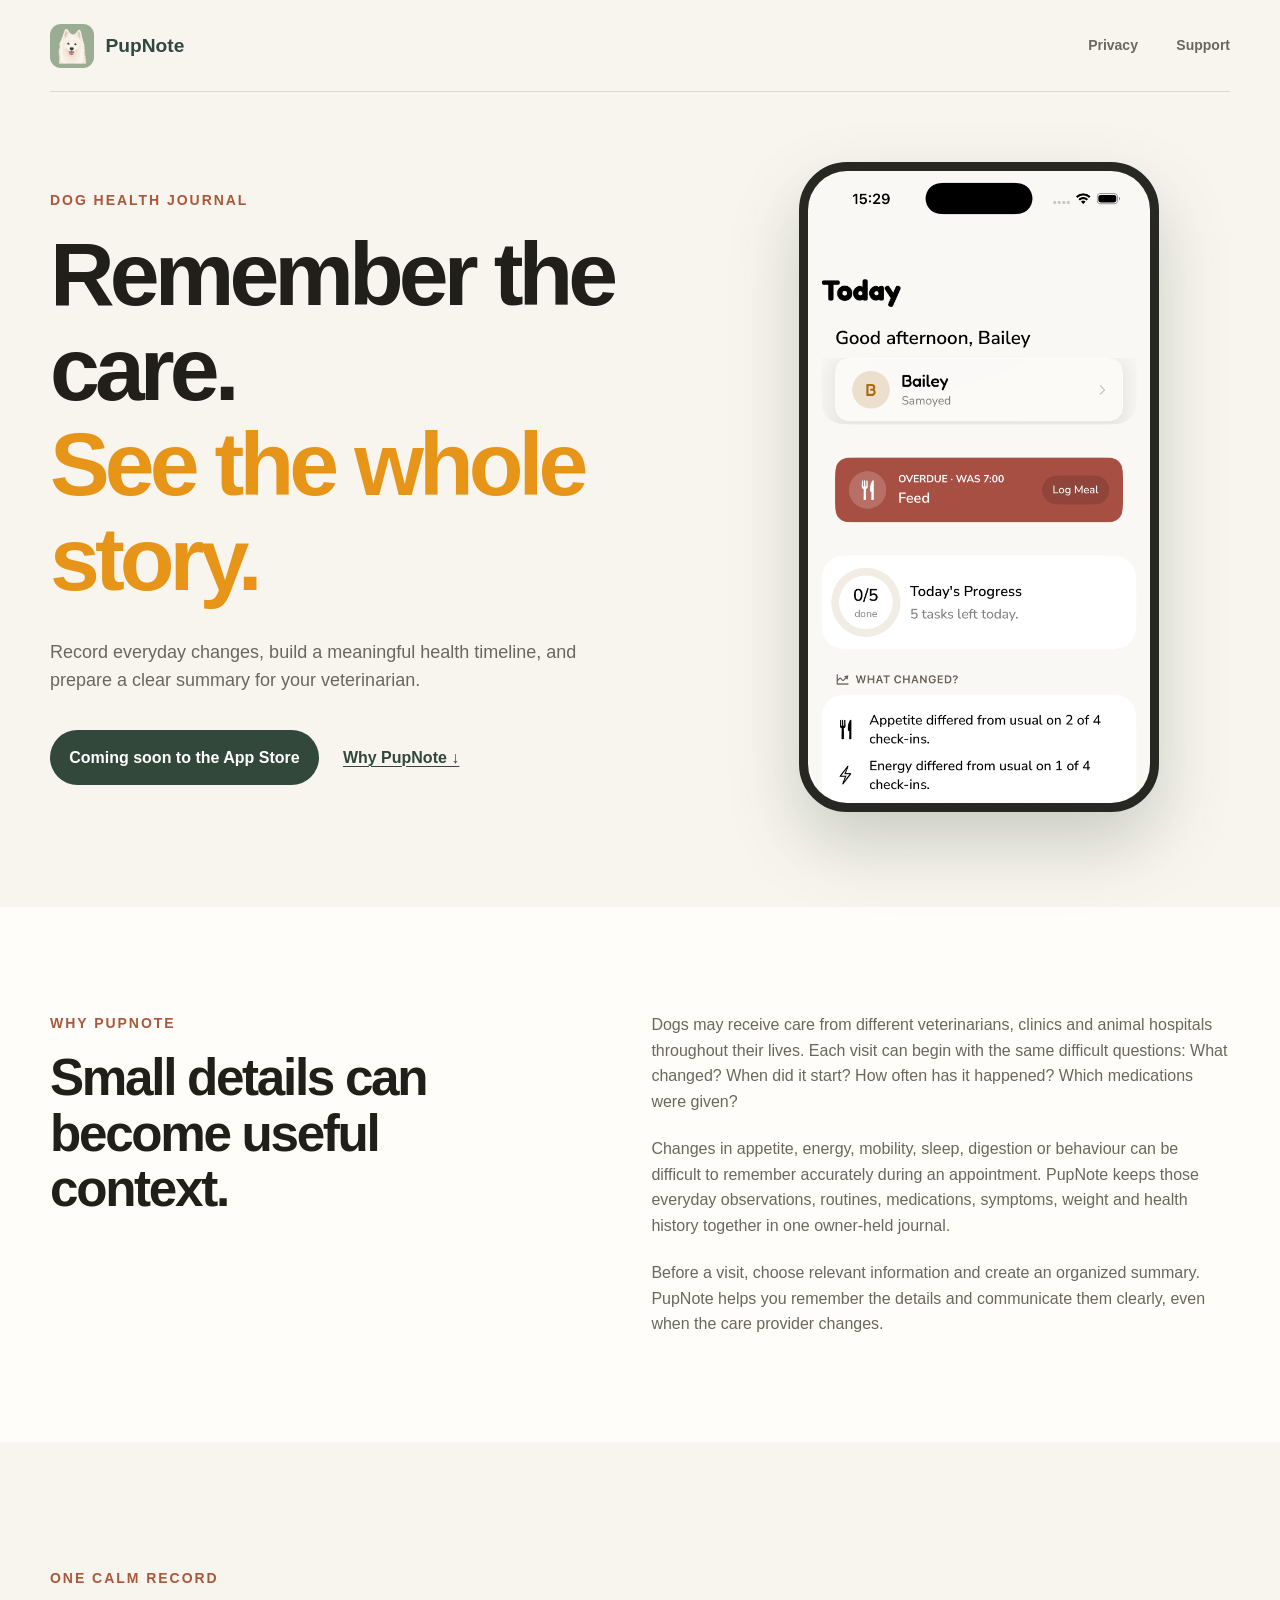
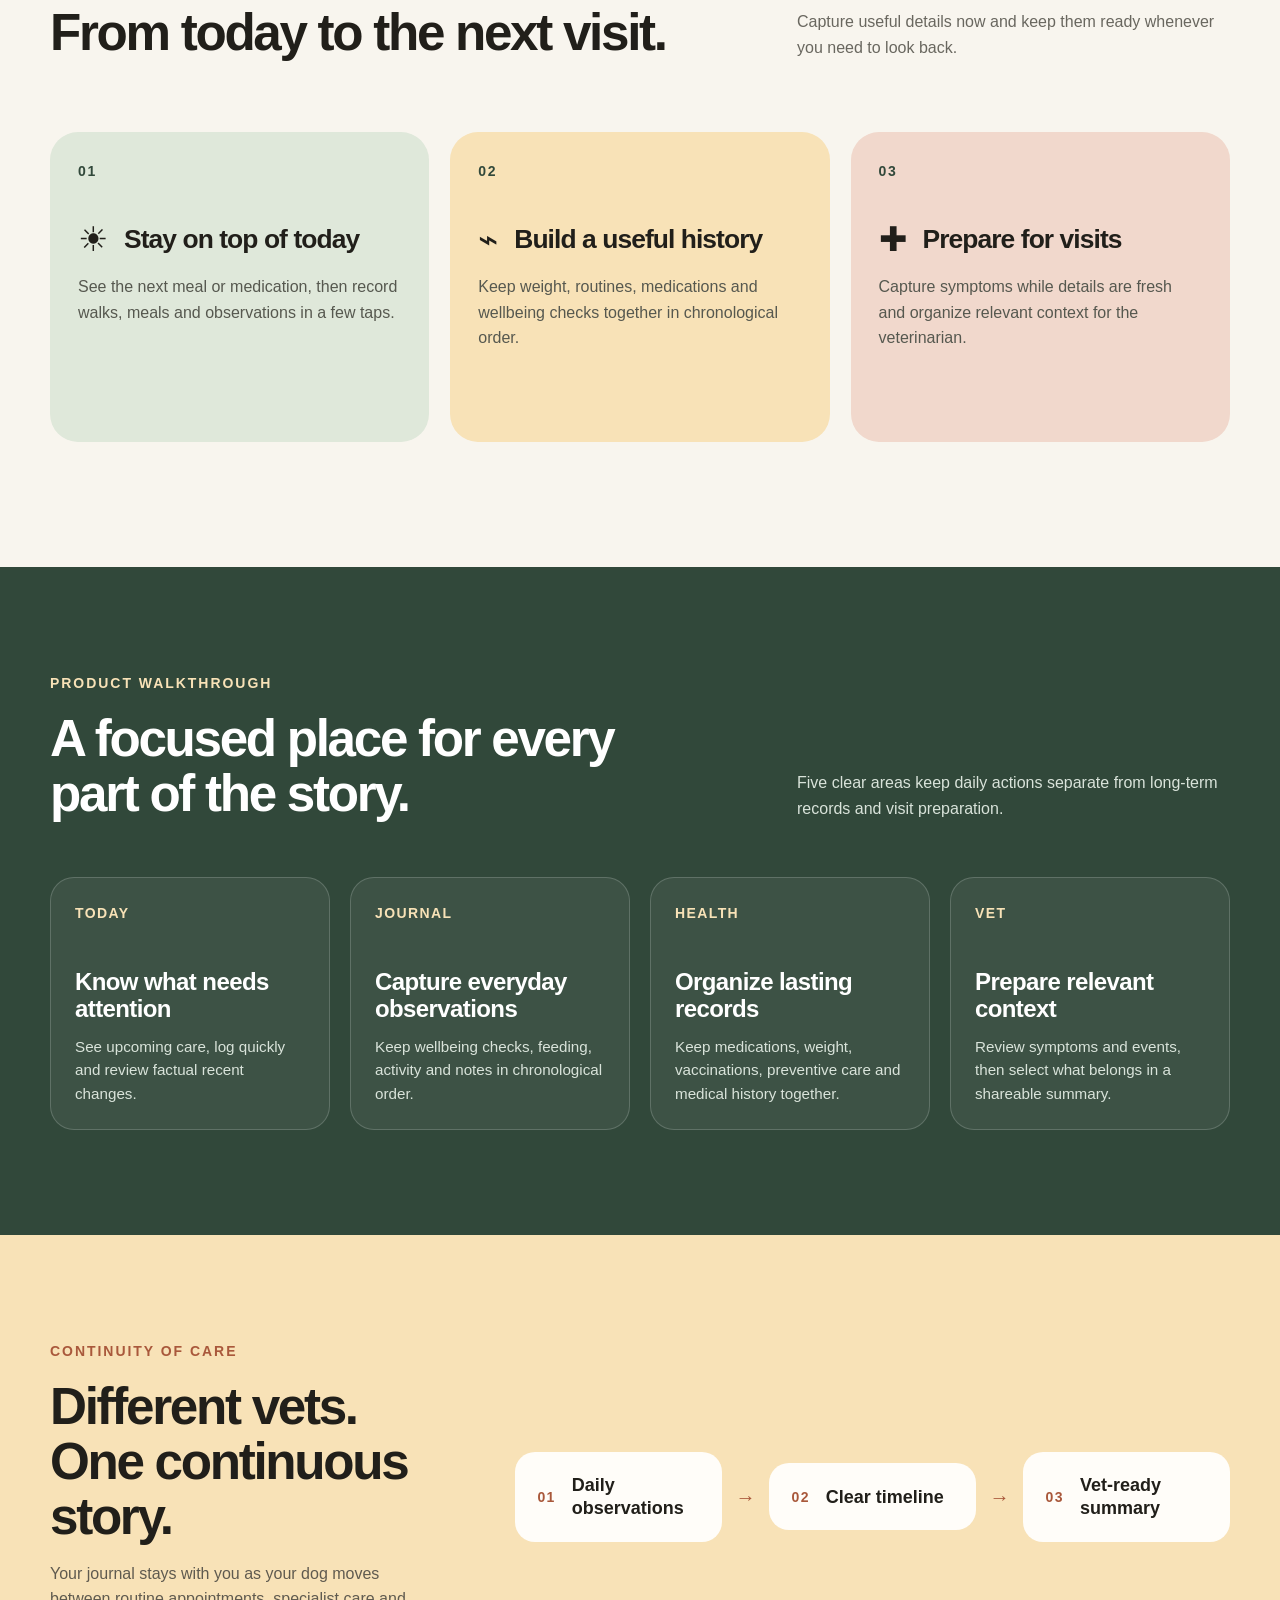
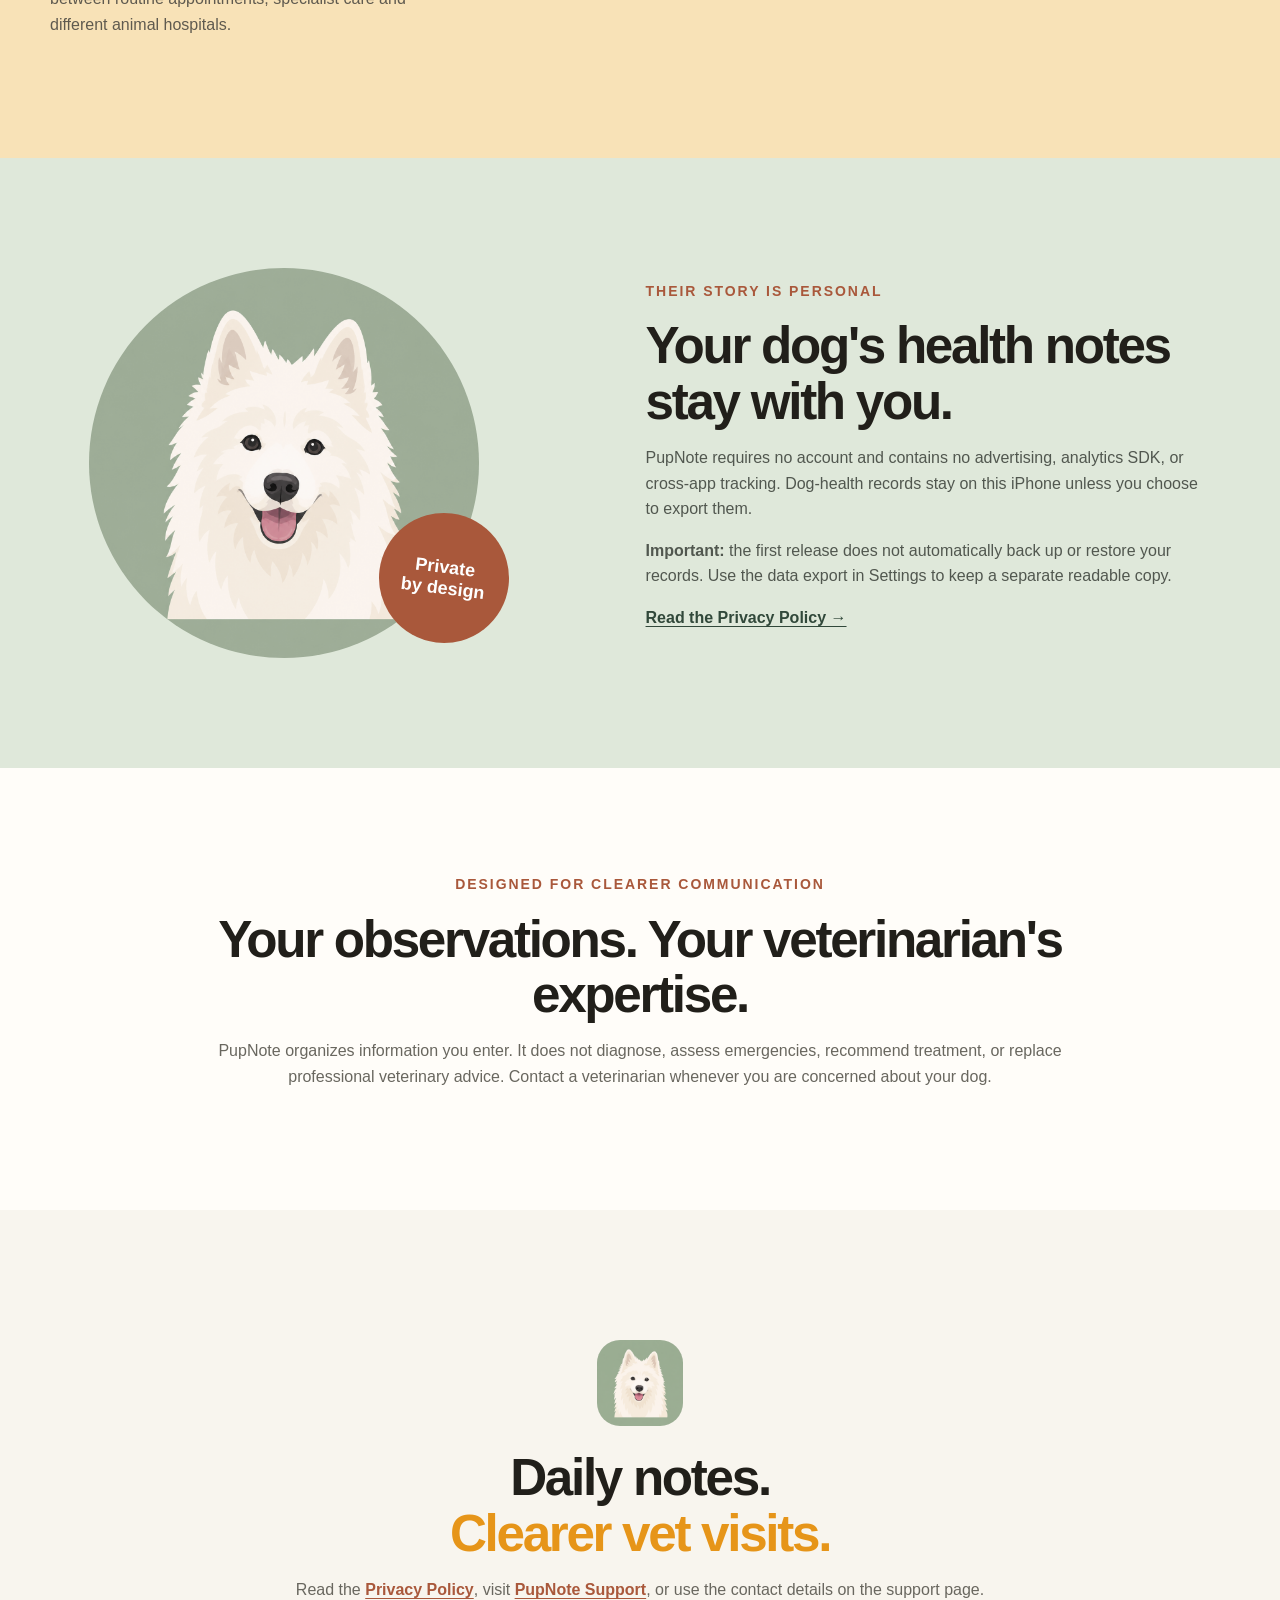
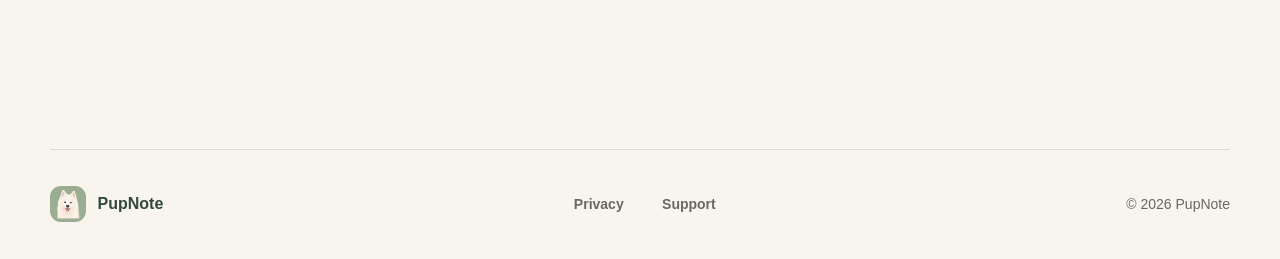
<file: index.html>
<!doctype html>
<html lang="en">
<head>
  <meta charset="utf-8">
  <meta name="viewport" content="width=device-width, initial-scale=1">
  <meta name="theme-color" content="#f8f5ef">
  <meta name="description" content="PupNote is a calm, private dog health journal for daily notes and clearer veterinary visits.">
  <title>PupNote — Dog Health Journal</title>
  <link rel="icon" href="assets/pupnote-icon.png" type="image/png">
  <link rel="stylesheet" href="assets/styles.css">
</head>
<body>
  <a class="skip-link" href="#main">Skip to content</a>
  <header class="site-header">
    <a class="brand" href="./" aria-current="page"><img src="assets/pupnote-icon.png" alt="" width="44" height="44"><span>PupNote</span></a>
    <nav aria-label="Primary navigation"><a href="privacy/">Privacy</a><a href="support/">Support</a></nav>
  </header>
  <main id="main">
    <!-- 1. Hero -->
    <section class="hero" aria-labelledby="hero-title">
      <div class="hero-copy">
        <p class="eyebrow">Dog health journal</p>
        <h1 id="hero-title">Remember the care.<br><em>See the whole story.</em></h1>
        <p class="lede">Record everyday changes, build a meaningful health timeline, and prepare a clear summary for your veterinarian.</p>
        <div class="actions">
          <span class="button">Coming soon to the App Store</span>
          <a class="text-link" href="#why">Why PupNote ↓</a>
        </div>
      </div>
      <figure class="device-shot hero-device">
        <img src="assets/pupnote-today.png" alt="PupNote Today screen showing Bailey's care, progress and recent wellbeing changes">
      </figure>
    </section>

    <!-- 2. Why PupNote -->
    <section id="why" class="story-section" aria-labelledby="why-title">
      <div class="story-heading">
        <p class="eyebrow">Why PupNote</p>
        <h2 id="why-title">Small details can become useful context.</h2>
      </div>
      <div class="story-copy">
        <p>Dogs may receive care from different veterinarians, clinics and animal hospitals throughout their lives. Each visit can begin with the same difficult questions: What changed? When did it start? How often has it happened? Which medications were given?</p>
        <p>Changes in appetite, energy, mobility, sleep, digestion or behaviour can be difficult to remember accurately during an appointment. PupNote keeps those everyday observations, routines, medications, symptoms, weight and health history together in one owner-held journal.</p>
        <p>Before a visit, choose relevant information and create an organized summary. PupNote helps you remember the details and communicate them clearly, even when the care provider changes.</p>
      </div>
    </section>

    <!-- 3. Three values -->
    <section class="section" aria-labelledby="benefits-title">
      <div class="section-heading">
        <div><p class="eyebrow">One calm record</p><h2 id="benefits-title">From today to the next visit.</h2></div>
        <p>Capture useful details now and keep them ready whenever you need to look back.</p>
      </div>
      <div class="feature-grid">
        <article class="feature-card sage"><span class="number">01</span><div class="feature-title"><span class="feature-icon" aria-hidden="true">☀</span><h3>Stay on top of today</h3></div><p>See the next meal or medication, then record walks, meals and observations in a few taps.</p></article>
        <article class="feature-card amber"><span class="number">02</span><div class="feature-title"><span class="feature-icon" aria-hidden="true">⌁</span><h3>Build a useful history</h3></div><p>Keep weight, routines, medications and wellbeing checks together in chronological order.</p></article>
        <article class="feature-card clay"><span class="number">03</span><div class="feature-title"><span class="feature-icon" aria-hidden="true">✚</span><h3>Prepare for visits</h3></div><p>Capture symptoms while details are fresh and organize relevant context for the veterinarian.</p></article>
      </div>
    </section>

    <!-- 4. Product walkthrough -->
    <section class="walkthrough-section" aria-labelledby="walkthrough-title">
      <div class="section-heading">
        <div><p class="eyebrow">Product walkthrough</p><h2 id="walkthrough-title">A focused place for every part of the story.</h2></div>
        <p>Five clear areas keep daily actions separate from long-term records and visit preparation.</p>
      </div>
      <div class="walkthrough-grid">
        <article><span>Today</span><h3>Know what needs attention</h3><p>See upcoming care, log quickly and review factual recent changes.</p></article>
        <article><span>Journal</span><h3>Capture everyday observations</h3><p>Keep wellbeing checks, feeding, activity and notes in chronological order.</p></article>
        <article><span>Health</span><h3>Organize lasting records</h3><p>Keep medications, weight, vaccinations, preventive care and medical history together.</p></article>
        <article><span>Vet</span><h3>Prepare relevant context</h3><p>Review symptoms and events, then select what belongs in a shareable summary.</p></article>
      </div>
    </section>

    <!-- 5. Continuity -->
    <section class="continuity-section" aria-labelledby="continuity-title">
      <div>
        <p class="eyebrow">Continuity of care</p>
        <h2 id="continuity-title">Different vets.<br>One continuous story.</h2>
        <p>Your journal stays with you as your dog moves between routine appointments, specialist care and different animal hospitals.</p>
      </div>
      <div class="continuity-flow" aria-label="Daily observations become a timeline and a vet-ready summary">
        <div><span>01</span><strong>Daily observations</strong></div><b aria-hidden="true">→</b>
        <div><span>02</span><strong>Clear timeline</strong></div><b aria-hidden="true">→</b>
        <div><span>03</span><strong>Vet-ready summary</strong></div>
      </div>
    </section>

    <!-- 6. Privacy -->
    <section class="privacy-callout" aria-labelledby="privacy-title">
      <div class="privacy-art"><img src="assets/samoyed.png" alt="Illustration of a white Samoyed"><span>Private<br>by design</span></div>
      <div>
        <p class="eyebrow">Their story is personal</p>
        <h2 id="privacy-title">Your dog's health notes stay with you.</h2>
        <p>PupNote requires no account and contains no advertising, analytics SDK, or cross-app tracking. Dog-health records stay on this iPhone unless you choose to export them.</p>
        <p><strong>Important:</strong> the first release does not automatically back up or restore your records. Use the data export in Settings to keep a separate readable copy.</p>
        <p><a class="text-link" href="privacy/">Read the Privacy Policy →</a></p>
      </div>
    </section>

    <!-- 7. Safety -->
    <section class="safety-section" aria-labelledby="safety-title">
      <p class="eyebrow">Designed for clearer communication</p>
      <h2 id="safety-title">Your observations. Your veterinarian's expertise.</h2>
      <p>PupNote organizes information you enter. It does not diagnose, assess emergencies, recommend treatment, or replace professional veterinary advice. Contact a veterinarian whenever you are concerned about your dog.</p>
    </section>

    <!-- 8. Support and policy links -->
    <section class="closing" aria-labelledby="closing-title">
      <img src="assets/pupnote-icon.png" alt="" width="86" height="86">
      <h2 id="closing-title">Daily notes.<br><em>Clearer vet visits.</em></h2>
      <p>Read the <a href="privacy/">Privacy Policy</a>, visit <a href="support/">PupNote Support</a>, or use the contact details on the support page.</p>
    </section>
  </main>
  <footer><a class="brand footer-brand" href="./"><img src="assets/pupnote-icon.png" alt="" width="36" height="36"><span>PupNote</span></a><div class="footer-links"><a href="privacy/">Privacy</a><a href="support/">Support</a></div><p>© 2026 PupNote</p></footer>
</body>
</html>
</file>
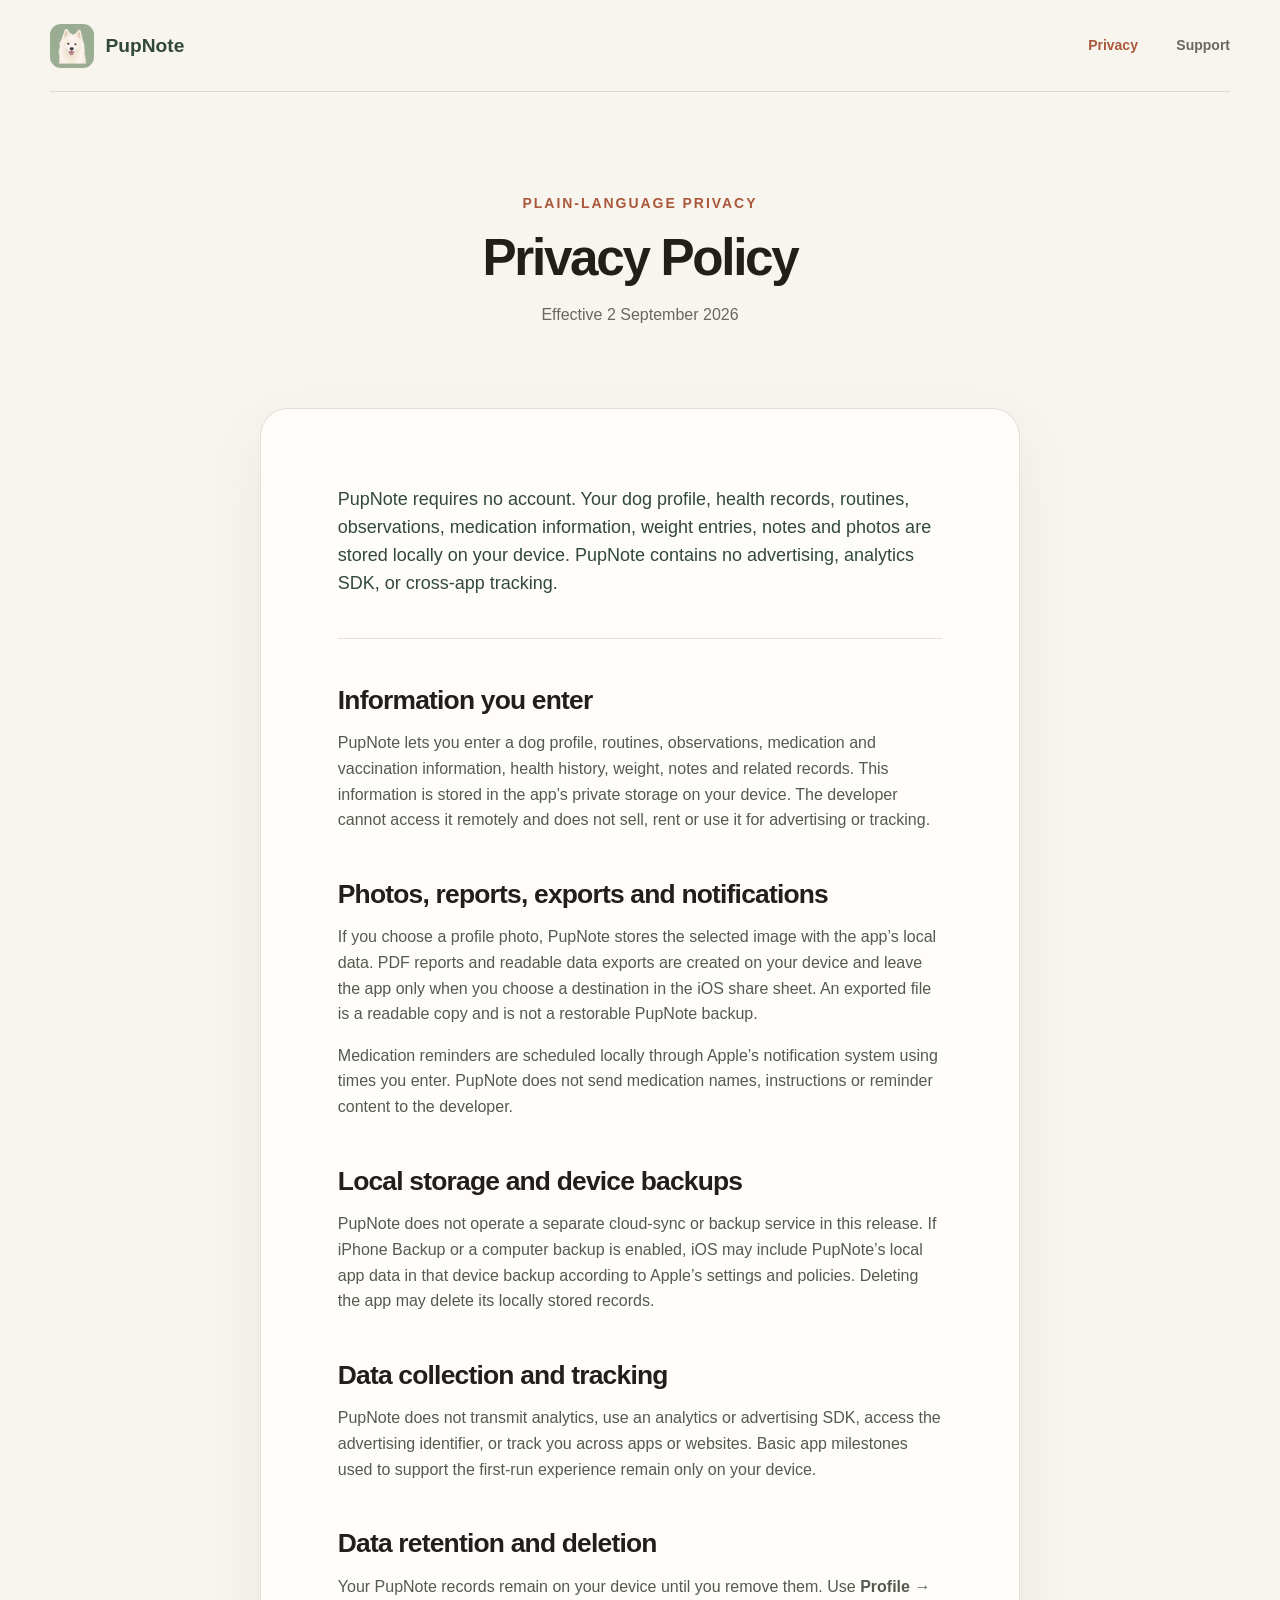
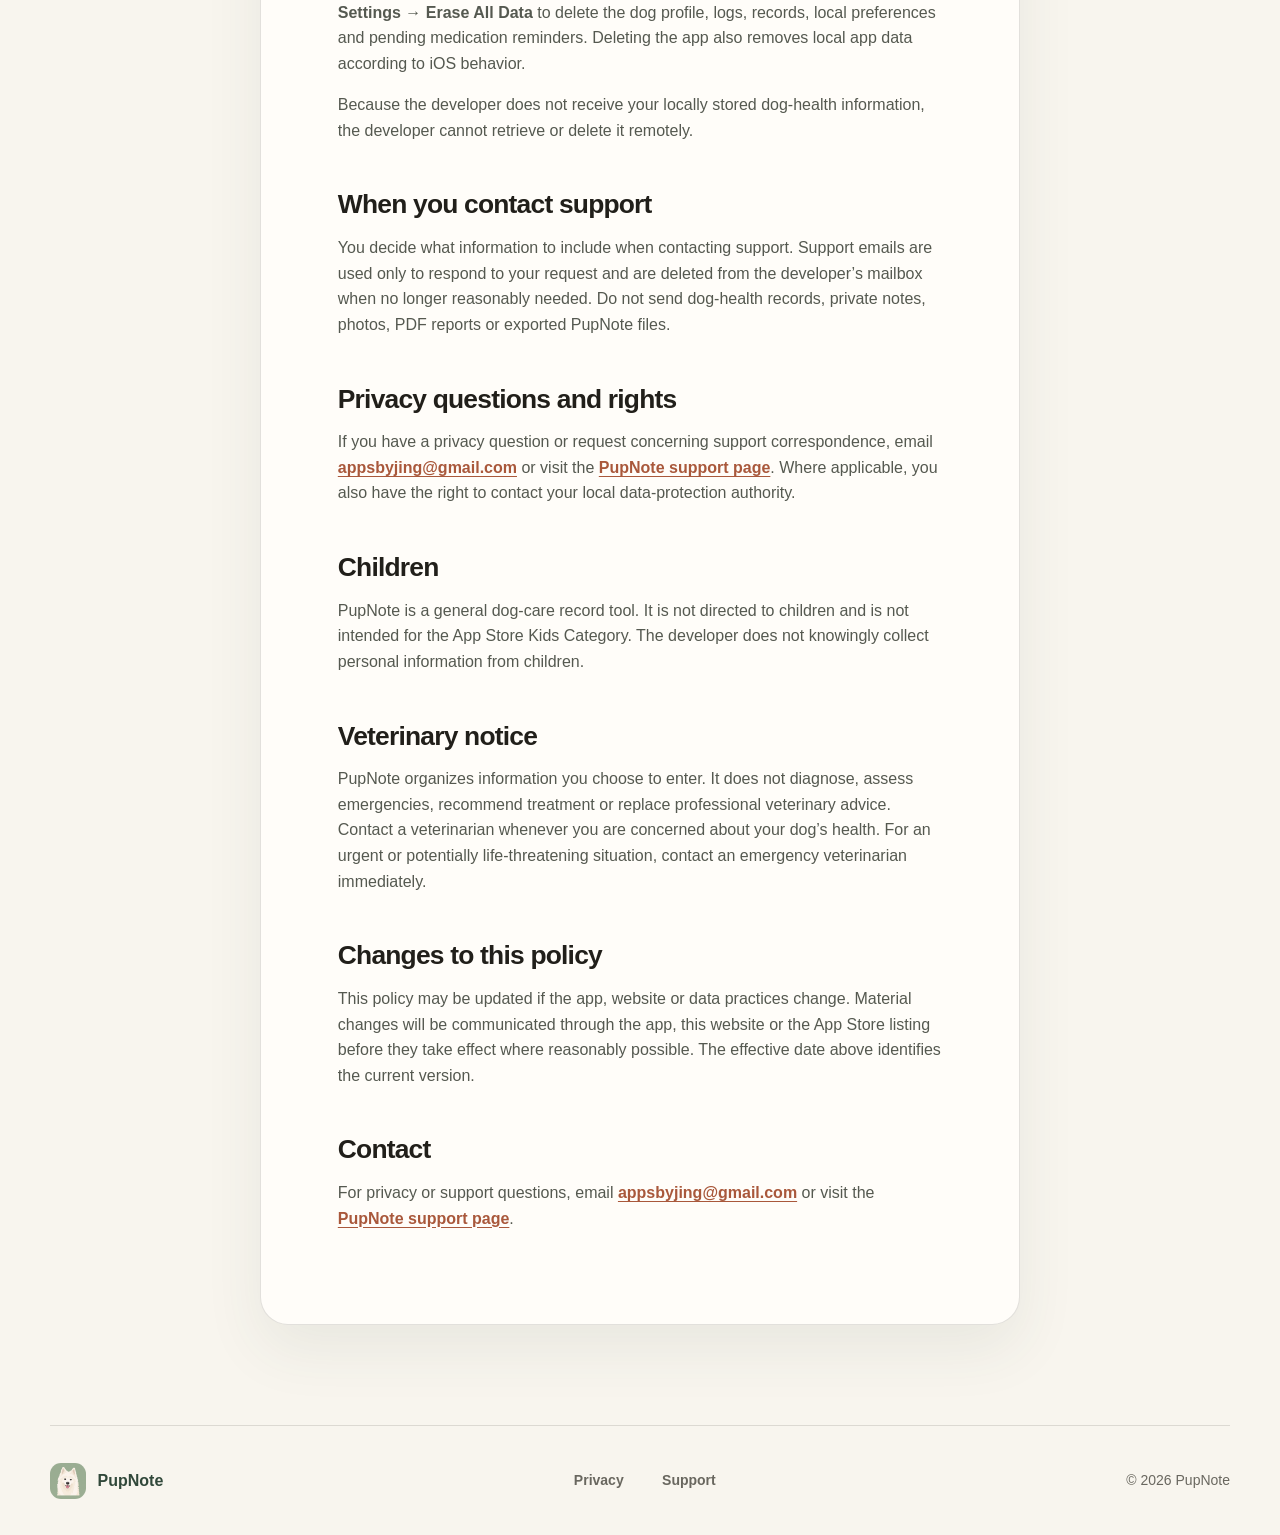
<file: privacy/index.html>
<!doctype html>
<html lang="en">
<head>
  <meta charset="utf-8">
  <meta name="viewport" content="width=device-width, initial-scale=1">
  <meta name="theme-color" content="#f8f5ef">
  <meta name="description" content="PupNote privacy policy.">
  <title>Privacy Policy — PupNote</title>
  <link rel="icon" href="../assets/pupnote-icon.png" type="image/png">
  <link rel="stylesheet" href="../assets/styles.css">
</head>
<body>
  <a class="skip-link" href="#main">Skip to content</a>
  <header class="site-header">
    <a class="brand" href="../" aria-label="PupNote home"><img src="../assets/pupnote-icon.png" alt="" width="44" height="44"><span>PupNote</span></a>
    <nav aria-label="Primary navigation"><a aria-current="page" href="./">Privacy</a><a href="../support/">Support</a></nav>
  </header>
  <main id="main" class="document-shell">
    <header class="document-header">
      <p class="eyebrow">Plain-language privacy</p>
      <h1>Privacy Policy</h1>
      <p>Effective 2 September 2026</p>
    </header>
    <article class="document">
      <p class="summary">PupNote requires no account. Your dog profile, health records, routines, observations, medication information, weight entries, notes and photos are stored locally on your device. PupNote contains no advertising, analytics SDK, or cross-app tracking.</p>

      <h2>Information you enter</h2>
      <p>PupNote lets you enter a dog profile, routines, observations, medication and vaccination information, health history, weight, notes and related records. This information is stored in the app’s private storage on your device. The developer cannot access it remotely and does not sell, rent or use it for advertising or tracking.</p>

      <h2>Photos, reports, exports and notifications</h2>
      <p>If you choose a profile photo, PupNote stores the selected image with the app’s local data. PDF reports and readable data exports are created on your device and leave the app only when you choose a destination in the iOS share sheet. An exported file is a readable copy and is not a restorable PupNote backup.</p>
      <p>Medication reminders are scheduled locally through Apple’s notification system using times you enter. PupNote does not send medication names, instructions or reminder content to the developer.</p>

      <h2>Local storage and device backups</h2>
      <p>PupNote does not operate a separate cloud-sync or backup service in this release. If iPhone Backup or a computer backup is enabled, iOS may include PupNote’s local app data in that device backup according to Apple’s settings and policies. Deleting the app may delete its locally stored records.</p>

      <h2>Data collection and tracking</h2>
      <p>PupNote does not transmit analytics, use an analytics or advertising SDK, access the advertising identifier, or track you across apps or websites. Basic app milestones used to support the first-run experience remain only on your device.</p>

      <h2>Data retention and deletion</h2>
      <p>Your PupNote records remain on your device until you remove them. Use <strong>Profile → Settings → Erase All Data</strong> to delete the dog profile, logs, records, local preferences and pending medication reminders. Deleting the app also removes local app data according to iOS behavior.</p>
      <p>Because the developer does not receive your locally stored dog-health information, the developer cannot retrieve or delete it remotely.</p>

      <h2>When you contact support</h2>
      <p>You decide what information to include when contacting support. Support emails are used only to respond to your request and are deleted from the developer’s mailbox when no longer reasonably needed. Do not send dog-health records, private notes, photos, PDF reports or exported PupNote files.</p>

      <h2>Privacy questions and rights</h2>
      <p>If you have a privacy question or request concerning support correspondence, email <a href="mailto:appsbyjing@gmail.com">appsbyjing@gmail.com</a> or visit the <a href="../support/">PupNote support page</a>. Where applicable, you also have the right to contact your local data-protection authority.</p>

      <h2>Children</h2>
      <p>PupNote is a general dog-care record tool. It is not directed to children and is not intended for the App Store Kids Category. The developer does not knowingly collect personal information from children.</p>

      <h2>Veterinary notice</h2>
      <p>PupNote organizes information you choose to enter. It does not diagnose, assess emergencies, recommend treatment or replace professional veterinary advice. Contact a veterinarian whenever you are concerned about your dog’s health. For an urgent or potentially life-threatening situation, contact an emergency veterinarian immediately.</p>

      <h2>Changes to this policy</h2>
      <p>This policy may be updated if the app, website or data practices change. Material changes will be communicated through the app, this website or the App Store listing before they take effect where reasonably possible. The effective date above identifies the current version.</p>

      <h2>Contact</h2>
      <p>For privacy or support questions, email <a href="mailto:appsbyjing@gmail.com">appsbyjing@gmail.com</a> or visit the <a href="../support/">PupNote support page</a>.</p>
    </article>
  </main>
  <footer><a class="brand footer-brand" href="../"><img src="../assets/pupnote-icon.png" alt="" width="36" height="36"><span>PupNote</span></a><div class="footer-links"><a href="./">Privacy</a><a href="../support/">Support</a></div><p>© 2026 PupNote</p></footer>
</body>
</html>
</file>
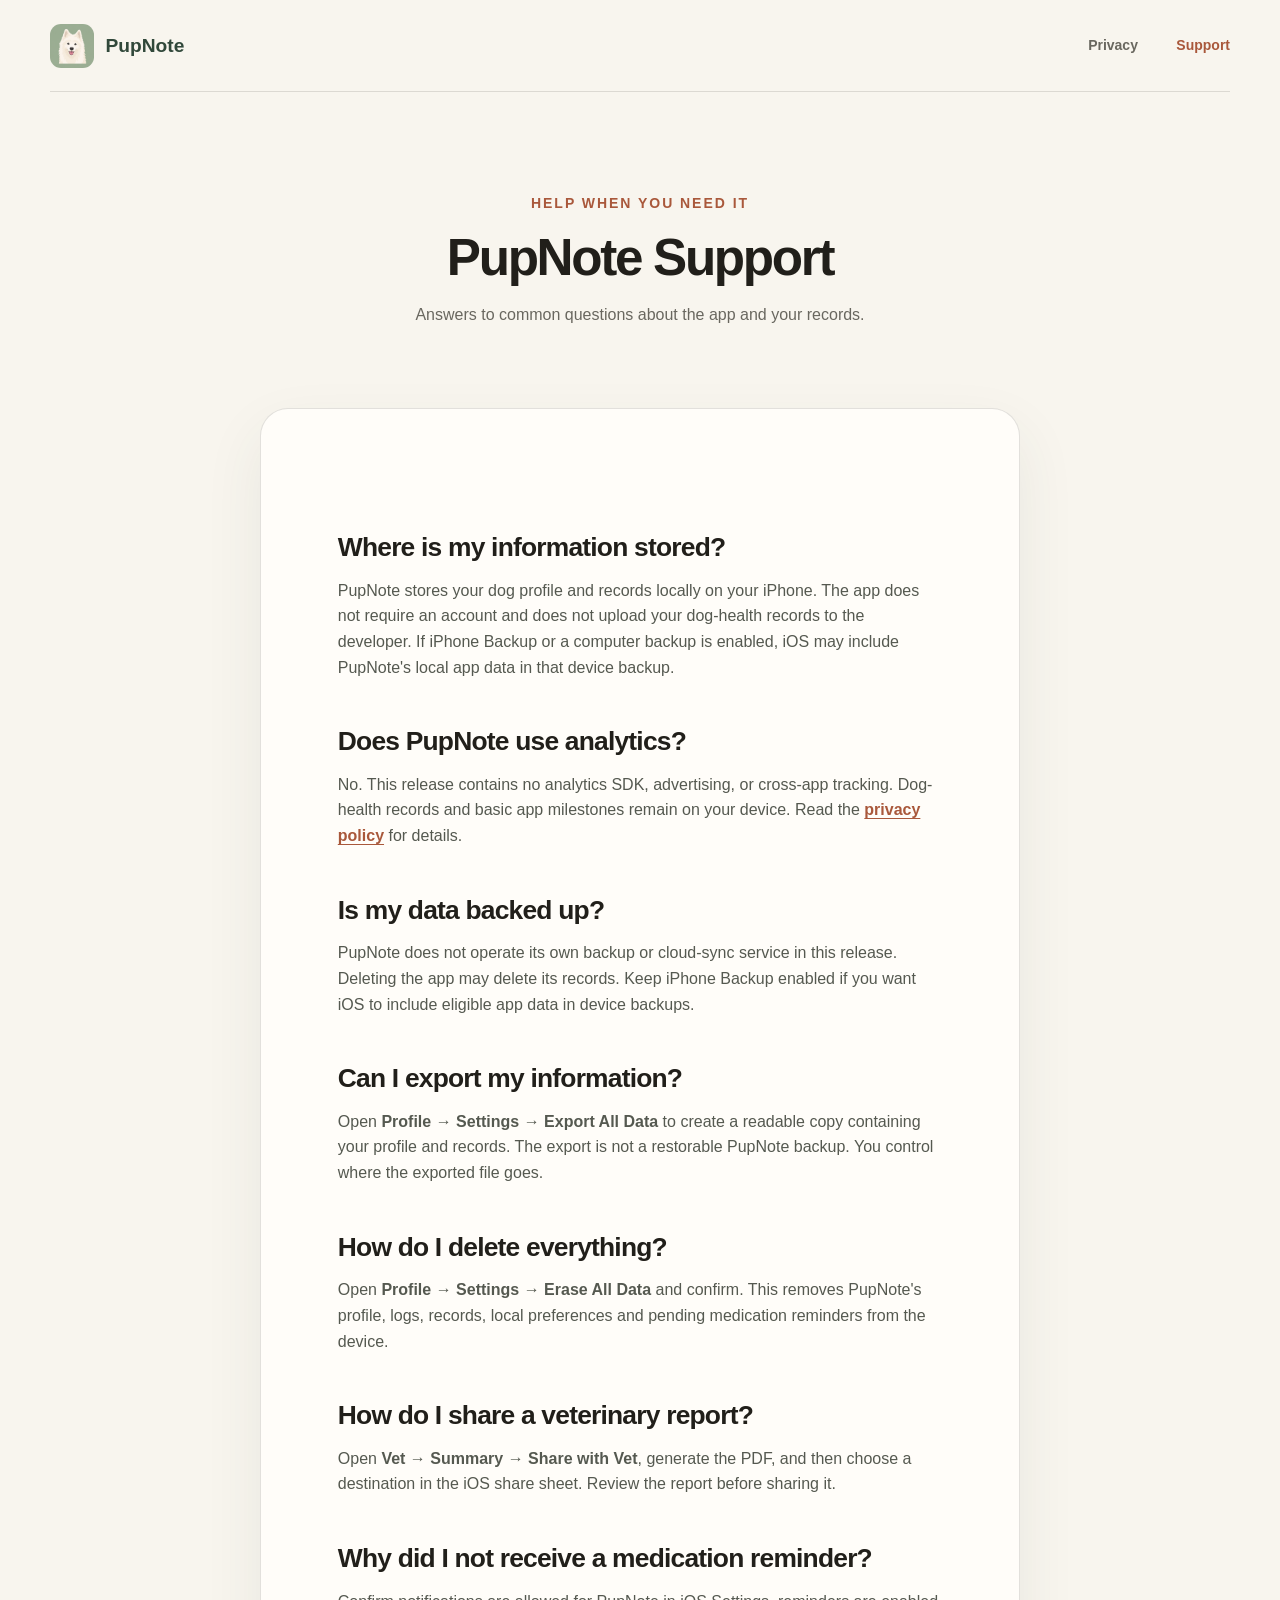
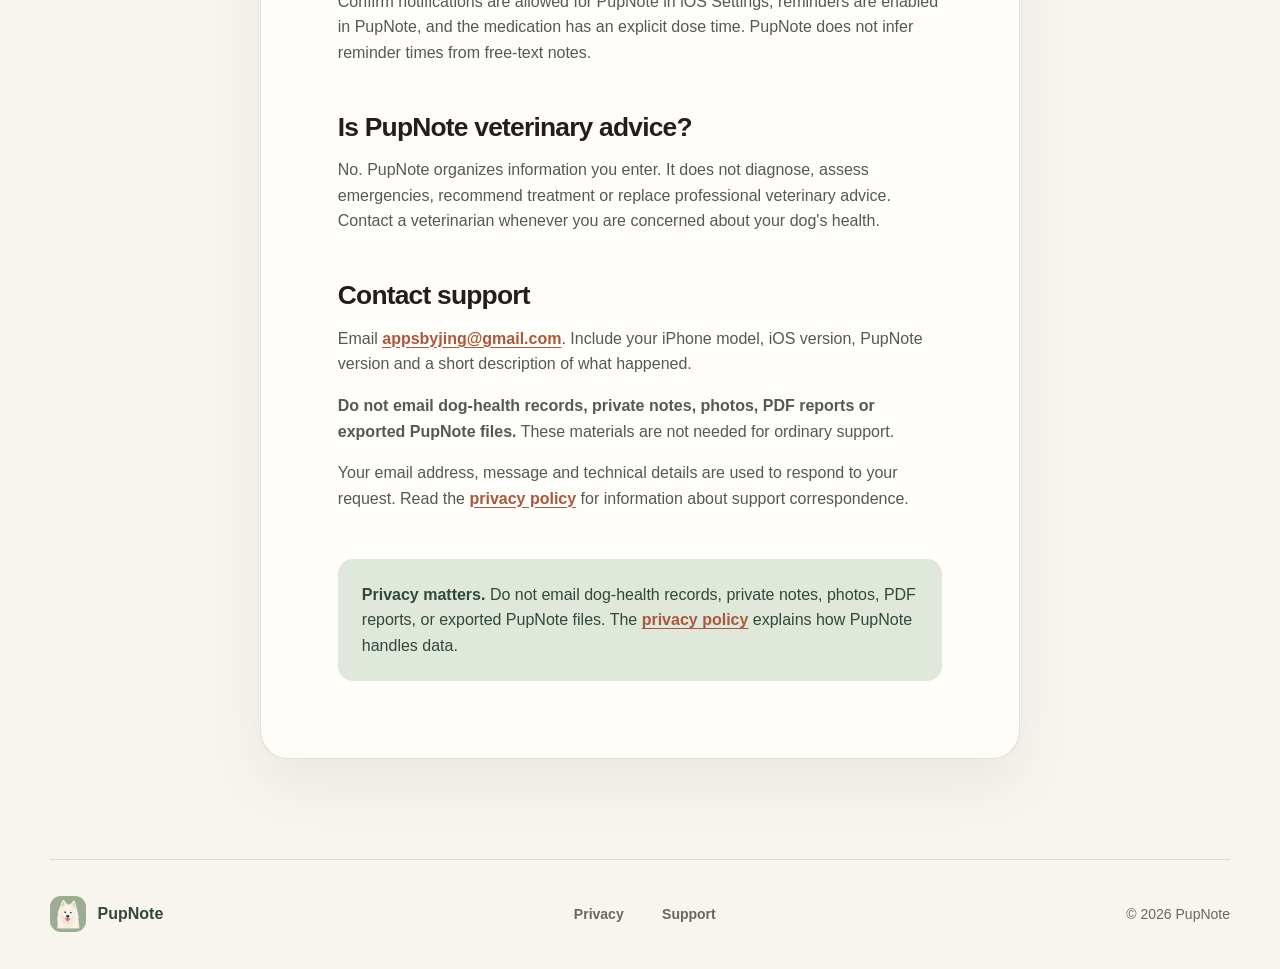
<file: support/index.html>
<!doctype html>
<html lang="en">
<head>
  <meta charset="utf-8">
  <meta name="viewport" content="width=device-width, initial-scale=1">
  <meta name="theme-color" content="#f8f5ef">
  <meta name="description" content="Help and common questions for PupNote.">
  <title>Support — PupNote</title>
  <link rel="icon" href="../assets/pupnote-icon.png" type="image/png">
  <link rel="stylesheet" href="../assets/styles.css">
</head>
<body>
  <a class="skip-link" href="#main">Skip to content</a>
  <header class="site-header">
    <a class="brand" href="../" aria-label="PupNote home"><img src="../assets/pupnote-icon.png" alt="" width="44" height="44"><span>PupNote</span></a>
    <nav aria-label="Primary navigation"><a href="../privacy/">Privacy</a><a aria-current="page" href="./">Support</a></nav>
  </header>
  <main id="main" class="document-shell">
    <header class="document-header">
      <p class="eyebrow">Help when you need it</p>
      <h1>PupNote Support</h1>
      <p>Answers to common questions about the app and your records.</p>
    </header>
    <article class="document">
      <h2>Where is my information stored?</h2>
      <p>PupNote stores your dog profile and records locally on your iPhone. The app does not require an account and does not upload your dog-health records to the developer. If iPhone Backup or a computer backup is enabled, iOS may include PupNote's local app data in that device backup.</p>

      <h2>Does PupNote use analytics?</h2>
      <p>No. This release contains no analytics SDK, advertising, or cross-app tracking. Dog-health records and basic app milestones remain on your device. Read the <a href="../privacy/">privacy policy</a> for details.</p>

      <h2>Is my data backed up?</h2>
      <p>PupNote does not operate its own backup or cloud-sync service in this release. Deleting the app may delete its records. Keep iPhone Backup enabled if you want iOS to include eligible app data in device backups.</p>

      <h2>Can I export my information?</h2>
      <p>Open <strong>Profile → Settings → Export All Data</strong> to create a readable copy containing your profile and records. The export is not a restorable PupNote backup. You control where the exported file goes.</p>

      <h2>How do I delete everything?</h2>
      <p>Open <strong>Profile → Settings → Erase All Data</strong> and confirm. This removes PupNote's profile, logs, records, local preferences and pending medication reminders from the device.</p>

      <h2>How do I share a veterinary report?</h2>
      <p>Open <strong>Vet → Summary → Share with Vet</strong>, generate the PDF, and then choose a destination in the iOS share sheet. Review the report before sharing it.</p>

      <h2>Why did I not receive a medication reminder?</h2>
      <p>Confirm notifications are allowed for PupNote in iOS Settings, reminders are enabled in PupNote, and the medication has an explicit dose time. PupNote does not infer reminder times from free-text notes.</p>

      <h2>Is PupNote veterinary advice?</h2>
      <p>No. PupNote organizes information you enter. It does not diagnose, assess emergencies, recommend treatment or replace professional veterinary advice. Contact a veterinarian whenever you are concerned about your dog's health.</p>

      <h2>Contact support</h2>
      <p>Email <a href="mailto:appsbyjing@gmail.com">appsbyjing@gmail.com</a>. Include your iPhone model, iOS version, PupNote version and a short description of what happened.</p>
      <p><strong>Do not email dog-health records, private notes, photos, PDF reports or exported PupNote files.</strong> These materials are not needed for ordinary support.</p>
      <p>Your email address, message and technical details are used to respond to your request. Read the <a href="../privacy/">privacy policy</a> for information about support correspondence.</p>

      <div class="note"><strong>Privacy matters.</strong> Do not email dog-health records, private notes, photos, PDF reports, or exported PupNote files. The <a href="../privacy/">privacy policy</a> explains how PupNote handles data.</div>
    </article>
  </main>
  <footer><a class="brand footer-brand" href="../"><img src="../assets/pupnote-icon.png" alt="" width="36" height="36"><span>PupNote</span></a><div class="footer-links"><a href="../privacy/">Privacy</a><a href="./">Support</a></div><p>© 2026 PupNote</p></footer>
</body>
</html>
</file>
<file: assets/styles.css>
:root{--cream:#f8f5ee;--paper:#fffdf9;--ink:#211f1a;--forest:#31483a;--sage:#718b70;--sage-soft:#dfe8da;--amber:#e69519;--amber-soft:#f8e2b7;--clay:#a9583b;--clay-soft:#f1d8cc;--muted:#69675f;--line:rgba(33,31,26,.13);--max:1180px;--display:"Avenir Next Rounded","SF Pro Rounded",-apple-system,sans-serif;--sans:-apple-system,BlinkMacSystemFont,"Segoe UI",sans-serif}
*{box-sizing:border-box}html{scroll-behavior:smooth}body{margin:0;color:var(--ink);background:var(--cream);font:17px/1.6 var(--sans);-webkit-font-smoothing:antialiased}a{color:inherit;text-underline-offset:.2em}img{display:block;max-width:100%}.skip-link{position:fixed;top:10px;left:10px;z-index:20;padding:.6rem 1rem;background:var(--ink);color:#fff;transform:translateY(-150%)}.skip-link:focus{transform:none}.site-header,footer{width:min(calc(100% - 48px),var(--max));margin:auto;display:flex;align-items:center;justify-content:space-between}.site-header{min-height:92px;border-bottom:1px solid var(--line)}.brand{display:inline-flex;align-items:center;gap:.72rem;color:var(--forest);text-decoration:none;font:750 1.2rem var(--display)}.brand img{border-radius:11px}.brand b{color:var(--amber)}.site-header nav,.footer-links{display:flex;gap:clamp(1.2rem,3vw,2.5rem)}.site-header nav a,.footer-links a{color:var(--muted);text-decoration:none;font-size:.9rem;font-weight:700}.site-header nav a:hover,.site-header nav a[aria-current=page],.footer-links a:hover{color:var(--clay)}
.hero{width:min(calc(100% - 48px),var(--max));margin:auto;min-height:760px;display:grid;grid-template-columns:1fr .85fr;align-items:center;gap:7vw;padding:70px 0 95px}.eyebrow{margin:0 0 1rem;color:var(--clay);font-size:.74rem;font-weight:850;letter-spacing:.14em;text-transform:uppercase}h1,h2,h3{font-family:var(--display);line-height:1.05}.hero h1{margin:0;font-size:clamp(4rem,8.2vw,7.1rem);letter-spacing:-.065em;font-weight:750}.hero h1 em,.closing h2 em{color:var(--amber);font-style:normal}.lede{max-width:650px;margin:2rem 0 0;color:var(--muted);font-size:clamp(1.08rem,2vw,1.32rem);line-height:1.55}.actions{display:flex;flex-wrap:wrap;align-items:center;gap:1.5rem;margin-top:2.2rem}.button{display:inline-block;padding:.92rem 1.2rem;border-radius:999px;background:var(--forest);color:#fff;font-size:.88rem;font-weight:780}.text-link{color:var(--forest);font-weight:780;text-decoration-thickness:1px}
.phone-stage{position:relative;display:grid;place-items:center;min-height:650px}.sun{position:absolute;border-radius:50%}.sun-one{width:530px;height:530px;background:var(--amber-soft)}.sun-two{width:230px;height:230px;right:-45px;top:15px;background:var(--clay-soft)}.phone{position:relative;z-index:2;width:330px;height:682px;overflow:hidden;padding:15px 18px 0;border:9px solid #282823;border-radius:47px;background:var(--paper);box-shadow:0 35px 70px rgba(49,72,58,.23),inset 0 0 0 1px #d8d5cd;font-size:11px}.phone-top{height:26px;display:flex;justify-content:space-between;align-items:flex-start;padding:0 8px;font-weight:750}.island{position:absolute;top:9px;left:50%;width:90px;height:25px;border-radius:20px;background:#252522;transform:translateX(-50%)}.app-head{display:flex;align-items:center;justify-content:space-between;margin:18px 3px 16px}.app-head p{margin:0;color:var(--muted);font-size:11px}.app-head h2{margin:2px 0 0;font-size:23px;letter-spacing:-.04em}.app-head img{width:45px;height:45px;border-radius:50%;object-fit:cover;border:3px solid #fff;box-shadow:0 2px 10px #c9c2b6}.next-card{padding:17px;border-radius:20px;background:var(--forest);color:#fff}.card-row{display:flex;justify-content:space-between;align-items:center}.mini-label,.section-label{font-size:8px;font-weight:850;letter-spacing:.12em}.status{padding:3px 7px;border-radius:20px;background:#e4eee1;color:var(--forest);font-size:8px;font-weight:800}.next-card h3{margin:17px 0 1px;font-size:19px}.next-card p{margin:0;color:#dce6de}.next-card button{width:100%;margin-top:14px;padding:9px;border:0;border-radius:10px;background:#fff;color:var(--forest);font-weight:800}.section-label{margin:17px 2px 9px;color:#827d72}.quick-grid{display:grid;grid-template-columns:repeat(4,1fr);gap:7px}.quick-grid span{height:63px;display:grid;place-items:center;padding:8px 2px;border:1px solid #ebe4d8;border-radius:14px;background:#fff;font-size:17px}.quick-grid b{font-size:8px}.care-row{display:flex;align-items:center;gap:9px;margin-bottom:7px;padding:10px;border-radius:13px;background:#f4f1e9}.care-row .care-icon{display:grid;place-items:center;width:28px;height:28px;border-radius:9px;background:var(--sage-soft);color:var(--forest);font-weight:900}.care-row .care-icon.amber{background:var(--amber-soft);color:#9d5f09}.care-row div{display:grid;flex:1}.care-row small{color:var(--muted)}.care-row time{color:var(--muted);font-size:9px}.tabbar{position:absolute;bottom:0;left:0;right:0;height:68px;display:grid;grid-template-columns:repeat(5,1fr);padding:8px 8px 4px;background:rgba(255,253,249,.96);border-top:1px solid #e8e2d7}.tabbar span{display:grid;place-items:center;color:#999287;font-size:15px}.tabbar b{font-size:7px}.tabbar .active{color:var(--amber)}
.trust-strip{display:grid;grid-template-columns:repeat(3,1fr);gap:1px;background:var(--forest);color:#fff}.trust-strip p{margin:0;padding:2rem max(1.5rem,calc((100vw - var(--max))/6));border-right:1px solid rgba(255,255,255,.15)}.trust-strip strong,.trust-strip span{display:block}.trust-strip strong{font:750 1.15rem var(--display)}.trust-strip span{margin-top:.25rem;color:#d9e3da;font-size:.86rem}.section{width:min(calc(100% - 48px),var(--max));margin:auto;padding:125px 0}.section-heading{display:grid;grid-template-columns:1.1fr .75fr;gap:7rem;align-items:end}.section-heading h2,.flow-copy h2,.privacy-callout h2,.closing h2,.document-header h1{margin:0;font-size:clamp(2.8rem,5vw,4.7rem);letter-spacing:-.05em}.section-heading>p{margin:0;color:var(--muted)}.feature-grid{display:grid;grid-template-columns:repeat(3,1fr);gap:1.3rem;margin-top:4.5rem}.feature-card{min-height:400px;padding:2rem;border-radius:28px;display:flex;flex-direction:column}.feature-card.sage{background:var(--sage-soft)}.feature-card.amber{background:var(--amber-soft)}.feature-card.clay{background:var(--clay-soft)}.number{font-size:.72rem;font-weight:850;letter-spacing:.12em;color:var(--forest)}.feature-icon{margin:auto 0 1rem;font:500 3rem var(--display)}.feature-card h3{margin:0 0 .8rem;font-size:1.9rem;letter-spacing:-.035em}.feature-card p{margin:0;color:#56584f;font-size:.94rem}.flow-section{padding:115px max(24px,calc((100vw - var(--max))/2));display:grid;grid-template-columns:1fr 1fr;gap:8rem;background:#fffdf9}.flow-copy p:last-child{max-width:500px;color:var(--muted)}.flow-list{list-style:none;margin:0;padding:0}.flow-list li{display:flex;gap:1.2rem;padding:1.5rem 0;border-bottom:1px solid var(--line)}.flow-list li>span{display:grid;place-items:center;flex:0 0 42px;height:42px;border-radius:50%;background:var(--amber-soft);color:#8c5307;font-weight:850}.flow-list strong{font:750 1.25rem var(--display)}.flow-list p{margin:.2rem 0 0;color:var(--muted);font-size:.94rem}.privacy-callout{padding:110px max(24px,calc((100vw - var(--max))/2));background:var(--sage-soft);display:grid;grid-template-columns:.8fr 1fr;gap:8rem;align-items:center}.privacy-callout>div:last-child{max-width:570px}.privacy-callout>div:last-child>p:not(.eyebrow){color:#51574f}.privacy-art{position:relative;width:min(100%,390px);aspect-ratio:1;margin:auto}.privacy-art img{width:100%;height:100%;object-fit:cover;border-radius:50%;filter:saturate(.8)}.privacy-art span{position:absolute;right:-30px;bottom:15px;display:grid;place-items:center;width:130px;height:130px;border-radius:50%;background:var(--clay);color:#fff;text-align:center;font:750 1.1rem/1.15 var(--display);transform:rotate(7deg)}.closing{padding:130px 24px;text-align:center}.closing img{margin:0 auto 1.5rem;border-radius:23px}.closing h2{max-width:720px;margin:0 auto}.closing>p:last-child{color:var(--muted)}footer{min-height:110px;border-top:1px solid var(--line);color:var(--muted);font-size:.82rem}.footer-brand{font-size:1rem}
.document-shell{padding-bottom:100px}.document-header{width:min(calc(100% - 48px),850px);margin:auto;padding:100px 0 65px;text-align:center}.document-header>p:last-child{color:var(--muted)}.document{width:min(calc(100% - 48px),760px);margin:auto;padding:clamp(2rem,6vw,5rem);background:var(--paper);border:1px solid var(--line);border-radius:28px;box-shadow:0 24px 60px rgba(49,72,58,.08)}.document .summary{margin:0 0 3rem;padding-bottom:2.5rem;border-bottom:1px solid var(--line);color:var(--forest);font:1.3rem/1.55 var(--display)}.document h2{margin:3rem 0 .75rem;font-size:1.65rem;letter-spacing:-.03em}.document p{color:#555950}.document a{color:var(--clay);font-weight:750}.note{margin-top:3rem;padding:1.4rem 1.5rem;border-radius:15px;background:var(--sage-soft);color:var(--forest)}
@media(max-width:850px){.hero{grid-template-columns:1fr;padding-top:65px}.hero-copy{text-align:center}.lede{margin-left:auto;margin-right:auto}.actions{justify-content:center}.phone-stage{min-height:700px}.trust-strip,.feature-grid,.section-heading,.flow-section,.privacy-callout{grid-template-columns:1fr}.section-heading,.flow-section,.privacy-callout{gap:2.5rem}.trust-strip p{border-right:0;border-bottom:1px solid rgba(255,255,255,.15)}.section{padding:90px 0}.feature-grid{gap:1rem;margin-top:3rem}.feature-card{min-height:0}.feature-icon{margin:2.5rem 0 1rem}.privacy-art{width:min(78vw,390px)}}
@media(max-width:580px){.site-header,footer,.hero,.section{width:min(calc(100% - 32px),var(--max))}.site-header{min-height:76px}.brand span{font-size:.95rem}.site-header nav{gap:.8rem}.site-header nav a:first-child{display:none}.hero h1{font-size:clamp(3.7rem,18vw,5.3rem)}.phone-stage{min-height:610px;transform:scale(.88);margin:-35px 0}.sun-one{width:430px;height:430px}.feature-card{padding:1.6rem}.feature-icon{margin:1.75rem 0 .8rem}.privacy-art span{right:-5px;width:105px;height:105px;font-size:.9rem}footer{padding:1.5rem 0;flex-wrap:wrap;gap:1rem 2rem}footer>p{flex-basis:100%;margin:0}.document-header{padding:70px 0 45px}.document{width:min(calc(100% - 24px),760px);padding:2rem 1.35rem;border-radius:20px}}
/* Unified type scale: small label, body, lead, card heading, section heading, hero. */
body{font-size:16px}
.eyebrow,.number,.site-header nav a,.footer-links a,footer{font-size:.875rem}
.hero{min-height:700px}
.hero h1{font-size:clamp(3.4rem,7vw,6rem);line-height:1.06;letter-spacing:-.055em}
.lede{font-size:1.125rem}
.button,.text-link{font-size:1rem;font-weight:750}
.section-heading h2,.flow-copy h2,.privacy-callout h2,.closing h2,.document-header h1{font-size:clamp(2.35rem,4vw,3.75rem);line-height:1.08;letter-spacing:-.045em}
.feature-card h3,.document h2{font-size:1.65rem}
.feature-card p,.flow-list p{font-size:1rem}
.feature-icon{font-size:2.5rem}
.flow-list strong,.trust-strip strong,.privacy-art span{font-size:1.125rem}
.document .summary{font-size:1.125rem}
.feature-card{min-height:310px;padding:1.75rem}
.feature-title{display:flex;align-items:center;gap:1rem;margin-top:2.5rem}
.feature-title .feature-icon{flex:0 0 auto;margin:0;font-size:2.1rem;line-height:1}
.feature-title h3{margin:0}
.feature-card>p{margin-top:1.1rem}

/* Landing-page narrative sections. */
.device-shot{margin:0 auto;width:min(100%,360px);height:650px;overflow:hidden;border:9px solid #282823;border-radius:48px;background:#1d1c19;box-shadow:0 32px 70px rgba(49,72,58,.23)}
.device-shot img{width:100%;height:100%;object-fit:cover;object-position:top}
.story-section,.walkthrough-section,.continuity-section,.safety-section{padding:105px max(24px,calc((100vw - var(--max))/2))}
.story-section{display:grid;grid-template-columns:.9fr 1.1fr;gap:8rem;background:var(--paper)}
.story-heading h2,.continuity-section h2,.safety-section h2{margin:0;font-size:clamp(2.35rem,4vw,3.75rem);line-height:1.08;letter-spacing:-.045em}
.story-copy p{margin:0 0 1.35rem;color:var(--muted)}
.story-copy p:last-child{margin-bottom:0}
.walkthrough-section{background:var(--forest);color:#fff}
.walkthrough-section .section-heading>p{color:#d9e3da}
.walkthrough-section .eyebrow{color:var(--amber-soft)}
.walkthrough-grid{display:grid;grid-template-columns:repeat(4,minmax(0,1fr));gap:1.25rem;margin-top:3.5rem}
.walkthrough-grid article{min-height:250px;padding:1.5rem;display:flex;flex-direction:column;border:1px solid rgba(255,255,255,.18);border-radius:24px;background:rgba(255,255,255,.06)}
.walkthrough-grid span{color:var(--amber-soft);font-size:.875rem;font-weight:800;letter-spacing:.1em;text-transform:uppercase}
.walkthrough-grid h3{margin:2.75rem 0 .75rem;font-size:1.5rem;line-height:1.12;letter-spacing:-.025em}
.walkthrough-grid p{margin:0;color:#d9e3da;font-size:.95rem;line-height:1.55}
.continuity-section{display:grid;grid-template-columns:.7fr 1.3fr;gap:5rem;align-items:center;background:var(--amber-soft)}
.continuity-section>div:first-child>p:last-child{color:#5f5a4f}
.continuity-flow{display:grid;grid-template-columns:minmax(145px,1fr) 28px minmax(145px,1fr) 28px minmax(145px,1fr);align-items:center;gap:.6rem}
.continuity-flow div{min-height:0;padding:1.4rem;display:grid;grid-template-columns:auto 1fr;align-items:center;gap:1rem;border-radius:20px;background:var(--paper)}
.continuity-flow span{color:var(--clay);font-size:.875rem;font-weight:800;letter-spacing:.1em}
.continuity-flow strong{font:750 1.125rem/1.25 var(--display)}
.continuity-flow b{color:var(--clay);font-size:1.25rem;text-align:center}
.safety-section{max-width:none;text-align:center;background:var(--paper)}
.safety-section h2,.safety-section>p:last-child{max-width:850px;margin-left:auto;margin-right:auto}
.safety-section>p:last-child{color:var(--muted)}
.closing a{color:var(--clay);font-weight:750}

@media(max-width:580px){.hero h1{font-size:clamp(3rem,14vw,4.2rem)}.button,.text-link{font-size:1rem}.privacy-art span{font-size:.875rem}}
@media(max-width:1050px){.continuity-section{grid-template-columns:1fr;gap:3rem}}
@media(max-width:900px){.story-section{grid-template-columns:1fr;gap:2.5rem}.walkthrough-grid{grid-template-columns:repeat(2,1fr)}.continuity-flow{grid-template-columns:1fr}.continuity-flow b{transform:rotate(90deg)}.hero-device{height:620px}}
@media(max-width:580px){.story-section,.walkthrough-section,.continuity-section,.safety-section{padding:78px 20px}.walkthrough-grid{grid-template-columns:1fr;gap:.9rem;margin-top:2.5rem}.walkthrough-grid article{min-height:0;padding:1.4rem}.walkthrough-grid h3{margin:2rem 0 .65rem}.feature-card{min-height:0}.feature-title{margin-top:1.75rem}.device-shot{height:570px;border-width:7px;border-radius:40px}.continuity-flow{gap:.35rem}.continuity-flow div{padding:1.2rem}}
@media(prefers-reduced-motion:reduce){html{scroll-behavior:auto}}
</file>
